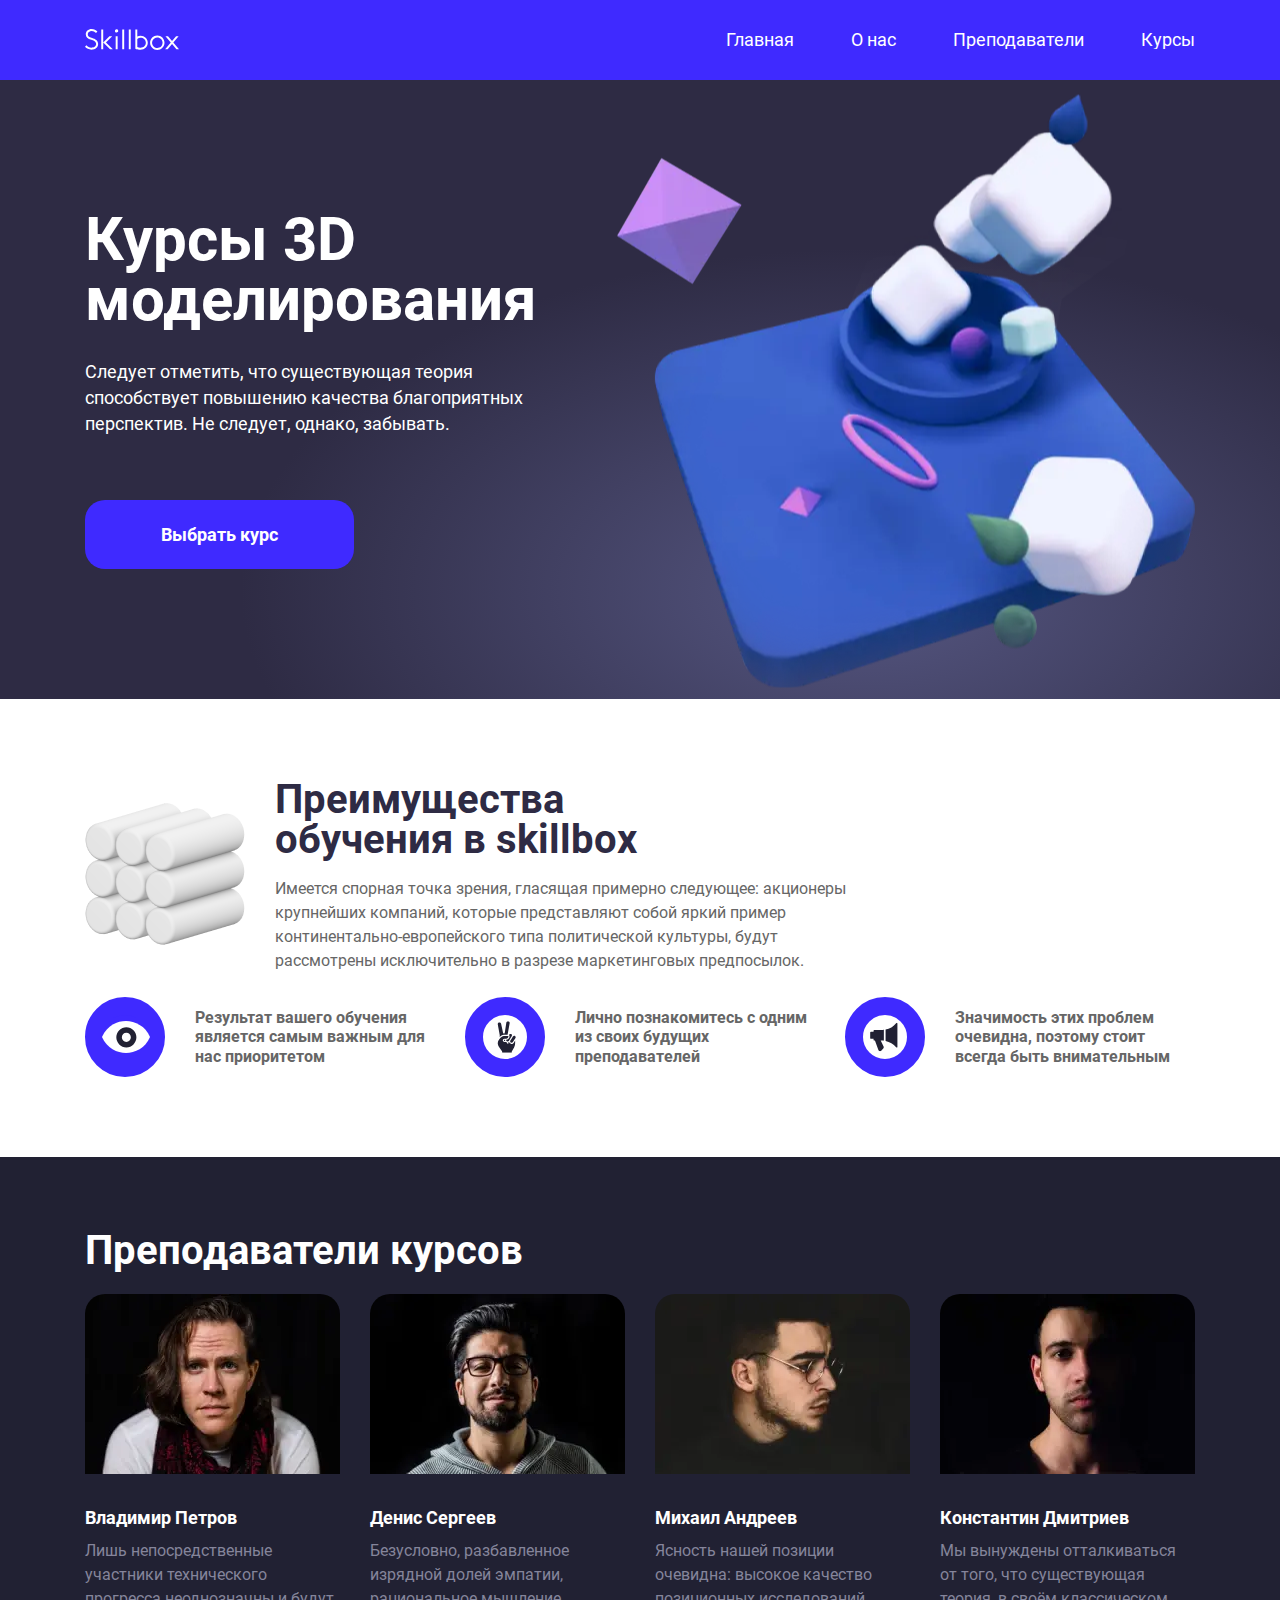
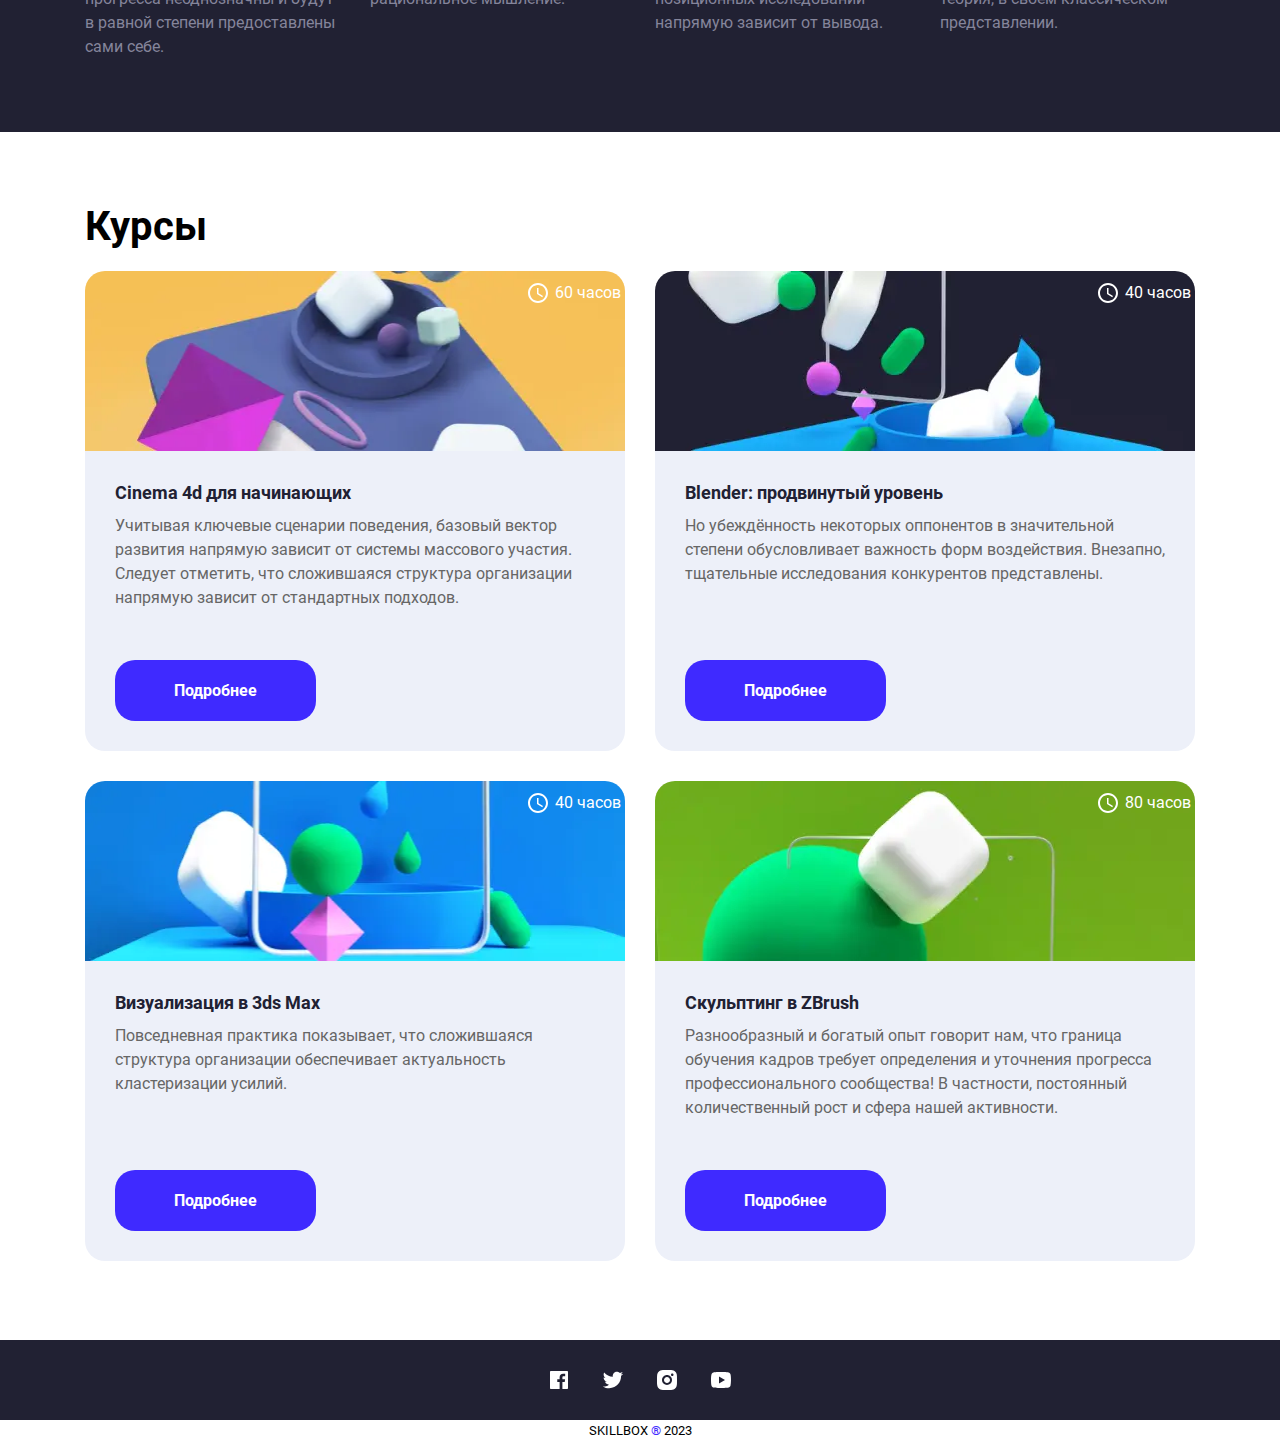
<file: index.html>
<!doctype html>
<html lang="ru">

<head>
  <meta charset="UTF-8">
  <meta content="width=device-width, initial-scale=1.0" name="viewport">
  <meta content="ie=edge" http-equiv="X-UA-Compatible">
  <link href="./assets/favicon/favicon.svg" rel="icon" type="image/svg+xml">
  <link href="./assets/favicon/favicon.png" rel="icon" type="image/png">
  <link href="./css/normalize.css" rel="stylesheet">
  <link href="./css/bootstrap-grid.min.css" rel="stylesheet">
  <link href="./css/style.css" rel="stylesheet">
  <title>Курсы 3D моделирования</title>
</head>

<body>
<header class="header" id="header">
  <div class="container header__container">
    <img alt="Логотип Skillbox" class="header__logo" src="assets/images/skillbox-logo.svg">
    <nav class="header__menu">
      <a class="header__menu-link">Главная</a>
      <a class="header__menu-link" href="#about">О&nbsp;нас</a>
      <a class="header__menu-link" href="#teachers">Преподаватели</a>
      <a class="header__menu-link" href="#courses">Курсы</a>
    </nav>
  </div>
</header>
<main>
  <section class="hero">
    <div class="container hero__container">
      <div class="row">
        <div class="col hero__content">
          <div class="hero__text-content">
            <h1 class="hero__title">Курсы&nbsp;3D моделирования</h1>
            <p class="hero__description">
              Следует отметить, что существующая теория способствует повышению качества благоприятных перспектив.
              Не&nbsp;следует, однако, забывать.
            </p>
          </div>
          <a class="button" href="#courses">Выбрать&nbsp;курс</a>

        </div>
        <picture class="hero__image">
          <source media="(max-width: 991.98px)"
            srcset="./assets/images/hero/hero-image-768-1x.webp 1x, ./assets/images/hero/hero-image-768-2x.webp 2x"
            type="image/webp">
          <source media="(max-width: 991.98px)"
            srcset="./assets/images/hero/hero-image-768-1x.png 1x, ./assets/images/hero/hero-image-768-2x.png 2x"
            type="image/png">
          <source
            srcset="assets/images/hero/hero-image-1920-1x.webp 1x, assets/images/hero/hero-image-1920-x2.webp 2x"
            type="image/webp">
          <source srcset="assets/images/hero/hero-image-1920-1x.png 1x, assets/images/hero/hero-image-1920-x2.png 2x"
            type="image/png">
          <img alt="Изображение Курсы 3D моделирования" src="assets/images/hero/hero-image-1920-1x.png">
        </picture>
      </div>
    </div>
  </section>
  <section class="benefits section" id="about">
    <div class="container benefits__container">
      <div class="row">
        <div class="col benefits__header">
          <h2 class="benefits__title">Преимущества обучения в&nbsp;skillbox</h2>
          <p class="benefits__description">
            Имеется спорная точка зрения, гласящая примерно следующее: акционеры крупнейших компаний, которые
            представляют собой яркий пример континентально-европейского типа политической культуры, будут рассмотрены
            исключительно в&nbsp;разрезе маркетинговых предпосылок.
          </p>
        </div>
      </div>
      <div class="row benefits__wrapper">
        <div class="col-sm-4 col-12 benefits__benefit benefit benefit_eye">
          <p class="benefit__text">
            Результат вашего обучения является самым важным для нас приоритетом
          </p>
        </div>
        <div class="col-sm-4 col-12 benefits__benefit benefit benefit_fingers">
          <p class="benefit__text">
            Лично познакомитесь с одним из&nbsp;своих будущих преподавателей
          </p>
        </div>
        <div class="col-sm-4 col-12 benefits__benefit benefit benefit_horn">
          <p class="benefit__text">
            Значимость этих проблем очевидна, поэтому стоит всегда быть внимательным
          </p>
        </div>
      </div>
    </div>
  </section>
  <section class="section teachers" id="teachers">
    <div class="container">
      <h2 class="teachers__title">Преподаватели курсов</h2>
      <div class="row teachers__wrapper">
        <div class="col-lg-3 col-sm-6 col-12 teachers__card teacher-card">
          <picture class="teacher-card__image">
            <source media="(max-width: 575.98px)"
              srcset="./assets/images/teachers/1-petrov/petrov-XS-1x.webp 1x, ./assets/images/teachers/1-petrov/petrov-S-2x.webp 2x"
              type="image/webp">
            <source media="(max-width: 575.98px)"
              srcset="./assets/images/teachers/1-petrov/petrov-XS-1x.jpg 1x, ./assets/images/teachers/1-petrov/petrov-S-2x.jpg 2x"
              type="image/jpg">
            <source media="(max-width: 768px)"
              srcset="./assets/images/teachers/1-petrov/petrov-S-1x.webp 1x, ./assets/images/teachers/1-petrov/petrov-S-2x.webp 2x"
              type="image/webp">
            <source media="(max-width: 768px)"
              srcset="./assets/images/teachers/1-petrov/petrov-S-1x.jpg 1x, ./assets/images/teachers/1-petrov/petrov-S-2x.jpg 2x"
              type="image/jpg">
            <source media="(max-width: 991.98px)"
              srcset="./assets/images/teachers/1-petrov/petrov-MD-1x.webp 1x, ./assets/images/teachers/1-petrov/petrov-MD-2x.webp 2x"
              type="image/webp">
            <source media="(max-width: 991.98px)"
              srcset="./assets/images/teachers/1-petrov/petrov-MD-1x.jpg 1x, ./assets/images/teachers/1-petrov/petrov-MD-2x.jpg 2x"
              type="image/jpg">
            <source media="(min-width: 992px)"
              srcset="./assets/images/teachers/1-petrov/petrov-XL-1x.webp 1x, ./assets/images/teachers/1-petrov/petrov-XL-2x.webp 2x"
              type="image/webp">
            <source media="(min-width: 992px)"
              srcset="./assets/images/teachers/1-petrov/petrov-XL-1x.jpg 1x, ./assets/images/teachers/1-petrov/petrov-XL-2x.jpg 2x"
              type="image/jpg">
            <img alt="Фото Владимира Петрова" src="./assets/images/teachers/1-petrov/petrov-XL-1x.jpg">
          </picture>
          <div class="teacher-card__text-content">
            <h3 class="teacher-card__title">Владимир Петров</h3>
            <p class="teacher-card__description">
              Лишь непосредственные участники технического прогресса неоднозначны и будут в&nbsp;равной степени
              предоставлены сами себе.
            </p>
          </div>
        </div>
        <div class="col-lg-3 col-sm-6 col-12 teachers__card teacher-card">
          <picture class="teacher-card__image">
            <source media="(max-width: 575.98px)"
              srcset="./assets/images/teachers/2-sergeev/sergeev-XS-1x.webp 1x, ./assets/images/teachers/2-sergeev/sergeev-XS-2x.webp 2x"
              type="image/webp">
            <source media="(max-width: 575.98px)"
              srcset="./assets/images/teachers/2-sergeev/sergeev-XS-1x.jpg 1x, ./assets/images/teachers/2-sergeev/sergeev-XS-2x.jpg 2x"
              type="image/jpg">
            <source media="(max-width: 768px)"
              srcset="./assets/images/teachers/2-sergeev/sergeev-S-1x.webp 1x, ./assets/images/teachers/2-sergeev/sergeev-S-2x.webp 2x"
              type="image/webp">
            <source media="(max-width: 768px)"
              srcset="./assets/images/teachers/2-sergeev/sergeev-S-1x.jpg 1x, ./assets/images/teachers/2-sergeev/sergeev-S-2x.jpg 2x"
              type="image/jpg">
            <source media="(max-width: 991.98px)"
              srcset="./assets/images/teachers/2-sergeev/sergeev-MD-1x.webp 1x, ./assets/images/teachers/2-sergeev/sergeev-MD-2x.webp 2x"
              type="image/webp">
            <source media="(max-width: 991.98px)"
              srcset="./assets/images/teachers/2-sergeev/sergeev-MD-1x.jpg 1x, ./assets/images/teachers/2-sergeev/sergeev-MD-2x.jpg 2x"
              type="image/jpg">
            <source media="(min-width: 992px)"
              srcset="./assets/images/teachers/2-sergeev/sergeev-XL-1x.webp 1x, ./assets/images/teachers/2-sergeev/sergeev-XL-2x.webp 2x"
              type="image/webp">
            <source media="(min-width: 992px)"
              srcset="./assets/images/teachers/2-sergeev/sergeev-XL-1x.jpg 1x, ./assets/images/teachers/2-sergeev/sergeev-XL-2x.jpg 2x"
              type="image/jpg">
            <img alt="Фото Дениса Сергеева" src="./assets/images/teachers/2-sergeev/sergeev-XL-1x.jpg">
          </picture>
          <div class="teacher-card__text-content">
            <h3 class="teacher-card__title">Денис Сергеев</h3>
            <p class="teacher-card__description">
              Безусловно, разбавленное изрядной долей эмпатии, рациональное мышление.
            </p>
          </div>
        </div>
        <div class="col-lg-3 col-sm-6 col-12 teachers__card teacher-card">
          <picture class="teacher-card__image">
            <source media="(max-width: 575.98px)"
              srcset="./assets/images/teachers/3-andreev/andreev-XS-1x.webp 1x, ./assets/images/teachers/3-andreev/andreev-XS-2x.webp 2x"
              type="image/webp">
            <source media="(max-width: 575.98px)"
              srcset="./assets/images/teachers/3-andreev/andreev-XS-1x.jpg 1x, ./assets/images/teachers/3-andreev/andreev-XS-2x.jpg 2x"
              type="image/jpg">
            <source media="(max-width: 768px)"
              srcset="./assets/images/teachers/3-andreev/andreev-S-1x.webp 1x, ./assets/images/teachers/3-andreev/andreev-S-2x.webp 2x"
              type="image/webp">
            <source media="(max-width: 768px)"
              srcset="./assets/images/teachers/3-andreev/andreev-S-1x.jpg 1x, ./assets/images/teachers/3-andreev/andreev-S-2x.jpg 2x"
              type="image/jpg">
            <source media="(max-width: 991.98px)"
              srcset="./assets/images/teachers/3-andreev/andreev-MD-1x.webp 1x, ./assets/images/teachers/3-andreev/andreev-MD-2x.webp 2x"
              type="image/webp">
            <source media="(max-width: 991.98px)"
              srcset="./assets/images/teachers/3-andreev/andreev-MD-1x.jpg 1x, ./assets/images/teachers/3-andreev/andreev-MD-2x.jpg 2x"
              type="image/jpg">
            <source media="(min-width: 992px)"
              srcset="./assets/images/teachers/3-andreev/andreev-XL-1x.webp 1x, ./assets/images/teachers/3-andreev/andreev-XL-2x.webp 2x"
              type="image/webp">
            <source media="(min-width: 992px)"
              srcset="./assets/images/teachers/3-andreev/andreev-XL-1x.jpg 1x, ./assets/images/teachers/3-andreev/andreev-XL-2x.jpg 2x"
              type="image/jpg">
            <img alt="Фото Михаила Андреева" src="./assets/images/teachers/3-andreev/andreev-XL-1x.jpg">
          </picture>
          <div class="teacher-card__text-content">
            <h3 class="teacher-card__title">Михаил Андреев</h3>
            <p class="teacher-card__description">
              Ясность нашей позиции очевидна: высокое качество позиционных исследований напрямую зависит
              от&nbsp;вывода.
            </p>
          </div>
        </div>
        <div class="col-lg-3 col-sm-6 col-12 teachers__card teacher-card">
          <picture class="teacher-card__image">
            <source media="(max-width: 575.98px)"
              srcset="./assets/images/teachers/4-dmitriev/dmitriev-XS-1x.webp 1x, ./assets/images/teachers/4-dmitriev/dmitriev-XS-2x.webp 2x"
              type="image/webp">
            <source media="(max-width: 575.98px)"
              srcset="./assets/images/teachers/4-dmitriev/dmitriev-XS-1x.jpg 1x, ./assets/images/teachers/4-dmitriev/dmitriev-XS-2x.jpg 2x"
              type="image/jpg">
            <source media="(max-width: 768px)"
              srcset="./assets/images/teachers/4-dmitriev/dmitriev-S-1x.webp 1x, ./assets/images/teachers/4-dmitriev/dmitriev-S-2x.webp 2x"
              type="image/webp">
            <source media="(max-width: 768px)"
              srcset="./assets/images/teachers/4-dmitriev/dmitriev-S-1x.jpg 1x, ./assets/images/teachers/4-dmitriev/dmitriev-S-2x.jpg 2x"
              type="image/jpg">
            <source media="(max-width: 991.98px)"
              srcset="./assets/images/teachers/4-dmitriev/dmitriev-MD-1x.webp 1x, ./assets/images/teachers/4-dmitriev/dmitriev-MD-2x.webp 2x"
              type="image/webp">
            <source media="(max-width: 991.98px)"
              srcset="./assets/images/teachers/4-dmitriev/dmitriev-MD-1x.jpg 1x, ./assets/images/teachers/4-dmitriev/dmitriev-MD-2x.jpg 2x"
              type="image/jpg">
            <source media="(min-width: 992px)"
              srcset="./assets/images/teachers/4-dmitriev/dmitriev-XL-1x.webp 1x, ./assets/images/teachers/4-dmitriev/dmitriev-XL-2x.webp 2x"
              type="image/webp">
            <source media="(min-width: 992px)"
              srcset="./assets/images/teachers/4-dmitriev/dmitriev-XL-1x.jpg 1x, ./assets/images/teachers/4-dmitriev/dmitriev-XL-2x.jpg 2x"
              type="image/jpg">
            <img alt="Фото Константина Дмитриева" src="./assets/images/teachers/4-dmitriev/dmitriev-XL-1x.jpg">
          </picture>
          <div class="teacher-card__text-content">
            <h3 class="teacher-card__title">Константин Дмитриев</h3>
            <p class="teacher-card__description">
              Мы&nbsp;вынуждены отталкиваться от&nbsp;того, что существующая теория, в&nbsp;своём классическом
              представлении.
            </p>
          </div>
        </div>
      </div>
    </div>
  </section>
  <section class="section courses" id="courses">
    <div class="container">
      <h2 class="courses__title">Курсы</h2>
      <div class="row courses__wrapper">
        <div class="col-sm-6 col courses__course-card course-card">
          <div class="course-card__image course-card__image_cinema">
            <picture class="course-card__picture">
              <source media="(max-width: 575.98px)"
                srcset="./assets/images/courses/1-cinema/cinema-XS-1x.webp 1x, ./assets/images/courses/1-cinema/cinema-XS-2x.webp 2x"
                type="image/webp">
              <source media="(max-width: 575.98px)"
                srcset="./assets/images/courses/1-cinema/cinema-XS-1x.jpg 1x, ./assets/images/courses/1-cinema/cinema-XS-2x.jpg 2x"
                type="image/jpg">
              <source media="(min-width: 992px)"
                srcset="./assets/images/courses/1-cinema/cinema-XL-1x.webp 1x, ./assets/images/courses/1-cinema/cinema-XL-2x.webp 2x"
                type="image/webp">
              <source media="(min-width: 992px)"
                srcset="./assets/images/courses/1-cinema/cinema-XL-1x.jpg 1x, ./assets/images/courses/1-cinema/cinema-XL-2x.jpg 2x"
                type="image/jpg">

              <source media="(min-width: 768px)"
                srcset="./assets/images/courses/1-cinema/cinema-MD-1x.webp 1x, ./assets/images/courses/1-cinema/cinema-MD-2x.webp 2x"
                type="image/webp">
              <source media="(min-width: 768px)"
                srcset="./assets/images/courses/1-cinema/cinema-MD-1x.jpg 1x, ./assets/images/courses/1-cinema/cinema-MD-2x.jpg 2x"
                type="image/jpg">
              <source media="(min-width: 576px)"
                srcset="./assets/images/courses/1-cinema/cinema-S-1x.webp 1x, ./assets/images/courses/1-cinema/cinema-S-2x.webp 2x"
                type="image/webp">
              <source media="(min-width: 576px)"
                srcset="./assets/images/courses/1-cinema/cinema-S-1x.jpg 1x, ./assets/images/courses/1-cinema/cinema-S-2x.jpg 2x"
                type="image/jpg">
              <img alt="Изображение курса Cinema 4d для начинающих"
                src="./assets/images/courses/1-cinema/cinema-XL-1x.jpg">
            </picture>
            <div class="course-card__timing">60 часов</div>
          </div>
          <div class="course-card__bottom">
            <div class="course-card__text">
              <h3 class="course-card__title">Cinema 4d для начинающих</h3>
              <p class="course-card__description">
                Учитывая ключевые сценарии поведения, базовый вектор развития напрямую зависит&nbsp;от системы
                массового участия. Следует отметить, что сложившаяся структура организации напрямую зависит&nbsp;от
                стандартных подходов.
              </p>
            </div>
            <a class="course-card__button button button_small" href="#">Подробнее</a>
          </div>
        </div>
        <div class="col-sm-6 col courses__course-card course-card course-card_blender">
          <div class="course-card__image">
            <picture class="course-card__picture">
              <source media="(max-width: 575.98px)"
                srcset="./assets/images/courses/2-blender/blender-XS-1x.webp 1x, ./assets/images/courses/2-blender/blender-XS-2x.webp 2x"
                type="image/webp">
              <source media="(max-width: 575.98px)"
                srcset="./assets/images/courses/2-blender/blender-XS-1x.jpg 1x, ./assets/images/courses/2-blender/blender-XS-2x.jpg 2x"
                type="image/jpg">
              <source media="(min-width: 992px)"
                srcset="./assets/images/courses/2-blender/blender-XL-1x.webp 1x, ./assets/images/courses/2-blender/blender-XL-2x.webp 2x"
                type="image/webp">
              <source media="(min-width: 992px)"
                srcset="./assets/images/courses/2-blender/blender-XL-1x.jpg 1x, ./assets/images/courses/2-blender/blender-XL-2x.jpg 2x"
                type="image/jpg">
              <source media="(min-width: 768px)"
                srcset="./assets/images/courses/2-blender/blender-MD-1x.webp 1x, ./assets/images/courses/2-blender/blender-MD-2x.webp 2x"
                type="image/webp">
              <source media="(min-width: 768px)"
                srcset="./assets/images/courses/2-blender/blender-MD-1x.jpg 1x, ./assets/images/courses/2-blender/blender-MD-2x.jpg 2x"
                type="image/jpg">
              <source media="(min-width: 576px)"
                srcset="./assets/images/courses/2-blender/blender-S-1x.webp 1x, ./assets/images/courses/2-blender/blender-S-2x.webp 2x"
                type="image/webp">
              <source media="(min-width: 576px)"
                srcset="./assets/images/courses/2-blender/blender-S-1x.jpg 1x, ./assets/images/courses/2-blender/blender-S-2x.jpg 2x"
                type="image/jpg">
              <img alt="Изображение курса Blender: продвинутый уровень"
                src="./assets/images/courses/2-blender/blender-XL-1x.jpg">
            </picture>
            <div class="course-card__timing">40 часов</div>
          </div>
          <div class="course-card__bottom">
            <div class="course-card__text">
              <h3 class="course-card__title">Blender:&nbsp;продвинутый уровень</h3>
              <p class="course-card__description">
                Но&nbsp;убеждённость некоторых оппонентов в&nbsp;значительной степени обусловливает важность форм
                воздействия. Внезапно, тщательные исследования конкурентов представлены.
              </p>
            </div>
            <a class="course-card__button button button_small" href="#">Подробнее</a>
          </div>
        </div>
        <div class="col-sm-6 col courses__course-card course-card">
          <div class="course-card__image">
            <picture class="course-card__picture">
              <source media="(max-width: 575.98px)"
                srcset="./assets/images/courses/3-3ds-max/3ds-max-XS-1x.webp 1x, ./assets/images/courses/3-3ds-max/3ds-max-XS-2x.webp 2x"
                type="image/webp">
              <source media="(max-width: 575.98px)"
                srcset="./assets/images/courses/3-3ds-max/3ds-max-XS-1x.jpg 1x, ./assets/images/courses/3-3ds-max/3ds-max-XS-2x.jpg 2x"
                type="image/jpg">
              <source media="(min-width: 992px)"
                srcset="./assets/images/courses/3-3ds-max/3ds-max-XL-1x.webp 1x, ./assets/images/courses/3-3ds-max/3ds-max-XL-2x.webp 2x"
                type="image/webp">
              <source media="(min-width: 992px)"
                srcset="./assets/images/courses/3-3ds-max/3ds-max-XL-1x.jpg 1x, ./assets/images/courses/3-3ds-max/3ds-max-XL-2x.jpg 2x"
                type="image/jpg">
              <source media="(min-width: 768px)"
                srcset="./assets/images/courses/3-3ds-max/3ds-max-MD-1x.webp 1x, ./assets/images/courses/3-3ds-max/3ds-max-MD-2x.webp 2x"
                type="image/webp">
              <source media="(min-width: 768px)"
                srcset="./assets/images/courses/3-3ds-max/3ds-max-MD-1x.jpg 1x, ./assets/images/courses/3-3ds-max/3ds-max-MD-2x.jpg 2x"
                type="image/jpg">
              <source media="(min-width: 576px)"
                srcset="./assets/images/courses/3-3ds-max/3ds-max-S-1x.webp 1x, ./assets/images/courses/3-3ds-max/3ds-max-S-2x.webp 2x"
                type="image/webp">
              <source media="(min-width: 576px)"
                srcset="./assets/images/courses/3-3ds-max/3ds-max-S-1x.jpg 1x, ./assets/images/courses/3-3ds-max/3ds-max-S-2x.jpg 2x"
                type="image/jpg">
              <img alt="Изображение курса Blender: продвинутый уровень"
                src="./assets/images/courses/3-3ds-max/3ds-max-XL-1x.jpg">
            </picture>
            <div class="course-card__timing">40 часов</div>
          </div>
          <div class="course-card__bottom">
            <div class="course-card__text">
              <h3 class="course-card__title">Визуализация&nbsp;в 3ds&nbsp;Max</h3>
              <p class="course-card__description">
                Повседневная практика показывает, что сложившаяся структура организации обеспечивает актуальность
                кластеризации усилий.
              </p>
            </div>
            <a class="course-card__button button button_small" href="#">Подробнее</a>
          </div>
        </div>
        <div class="col-sm-6 col courses__course-card course-card">
          <div class="course-card__image">
            <picture class="course-card__picture">
              <source media="(max-width: 575.98px)"
                srcset="./assets/images/courses/4-zbrush/zbrush-XS-1x.webp 1x, ./assets/images/courses/4-zbrush/zbrush-XS-2x.webp 2x"
                type="image/webp">
              <source media="(max-width: 575.98px)"
                srcset="./assets/images/courses/4-zbrush/zbrush-XS-1x.jpg 1x, ./assets/images/courses/4-zbrush/zbrush-XS-2x.jpg 2x"
                type="image/jpg">
              <source media="(min-width: 992px)"
                srcset="./assets/images/courses/4-zbrush/zbrush-XL-1x.webp 1x, ./assets/images/courses/4-zbrush/zbrush-XL-2x.webp 2x"
                type="image/webp">
              <source media="(min-width: 992px)"
                srcset="./assets/images/courses/4-zbrush/zbrush-XL-1x.jpg 1x, ./assets/images/courses/4-zbrush/zbrush-XL-2x.jpg 2x"
                type="image/jpg">
              <source media="(min-width: 768px)"
                srcset="./assets/images/courses/4-zbrush/zbrush-MD-1x.webp 1x, ./assets/images/courses/4-zbrush/zbrush-MD-2x.webp 2x"
                type="image/webp">
              <source media="(min-width: 768px)"
                srcset="./assets/images/courses/4-zbrush/zbrush-MD-1x.jpg 1x, ./assets/images/courses/4-zbrush/zbrush-MD-2x.jpg 2x"
                type="image/jpg">
              <source media="(min-width: 576px)"
                srcset="./assets/images/courses/4-zbrush/zbrush-S-1x.webp 1x, ./assets/images/courses/4-zbrush/zbrush-S-2x.webp 2x"
                type="image/webp">
              <source media="(min-width: 576px)"
                srcset="./assets/images/courses/4-zbrush/zbrush-S-1x.jpg 1x, ./assets/images/courses/4-zbrush/zbrush-S-2x.jpg 2x"
                type="image/jpg">
              <img alt="Изображение курса Скульптинг в ZBrush"
                src="./assets/images/courses/4-zbrush/zbrush-XL-1x.jpg">
            </picture>
            <div class="course-card__timing">80 часов</div>
          </div>
          <div class="course-card__bottom">
            <div class="course-card__text">
              <h3 class="course-card__title">Скульптинг&nbsp;в&nbsp;ZBrush</h3>
              <p class="course-card__description">
                Разнообразный и богатый опыт говорит нам, что граница обучения кадров требует определения и уточнения
                прогресса профессионального сообщества! В частности, постоянный количественный рост и сфера нашей
                активности.
              </p>
            </div>
            <a class="course-card__button button button_small" href="#">Подробнее</a>
          </div>
        </div>
      </div>
    </div>
  </section>
</main>
<footer class="footer">
  <div class="container-fluid">
    <div class="row footer__social">
      <a class="footer__social-link" href="https://facebook.com" target="_blank">
        <img alt="Ссылка на Facebook" class="footer__social-icon footer__social-icon_facebook"
          src="./assets/images/social-icons/facebook.svg">
      </a>
      <a class="footer__social-link" href="https://twitter.com" target="_blank">
        <img alt="Ссылка на Twitter" class="footer__social-icon footer__social-icon_twitter"
          src="./assets/images/social-icons/twitter.svg">
      </a>
      <a class="footer__social-link" href="https://instagram.com" target="_blank">
        <img alt="Ссылка на Instagram" class="footer__social-icon footer__social-icon_instagram"
          src="./assets/images/social-icons/instagram.svg">
      </a>
      <a class="footer__social-link" href="https://youtube.com" target="_blank">
        <img alt="Ссылка на YouTube" class="footer__social-icon footer__social-icon_youtube"
          src="./assets/images/social-icons/youtube.svg">
      </a>
    </div>
    <div class="row footer__copyright">
      <p class="footer__copyright-text">SKILLBOX <span>®</span> 2023</p>
    </div>
  </div>
</footer>
</body>

</html>
</file>
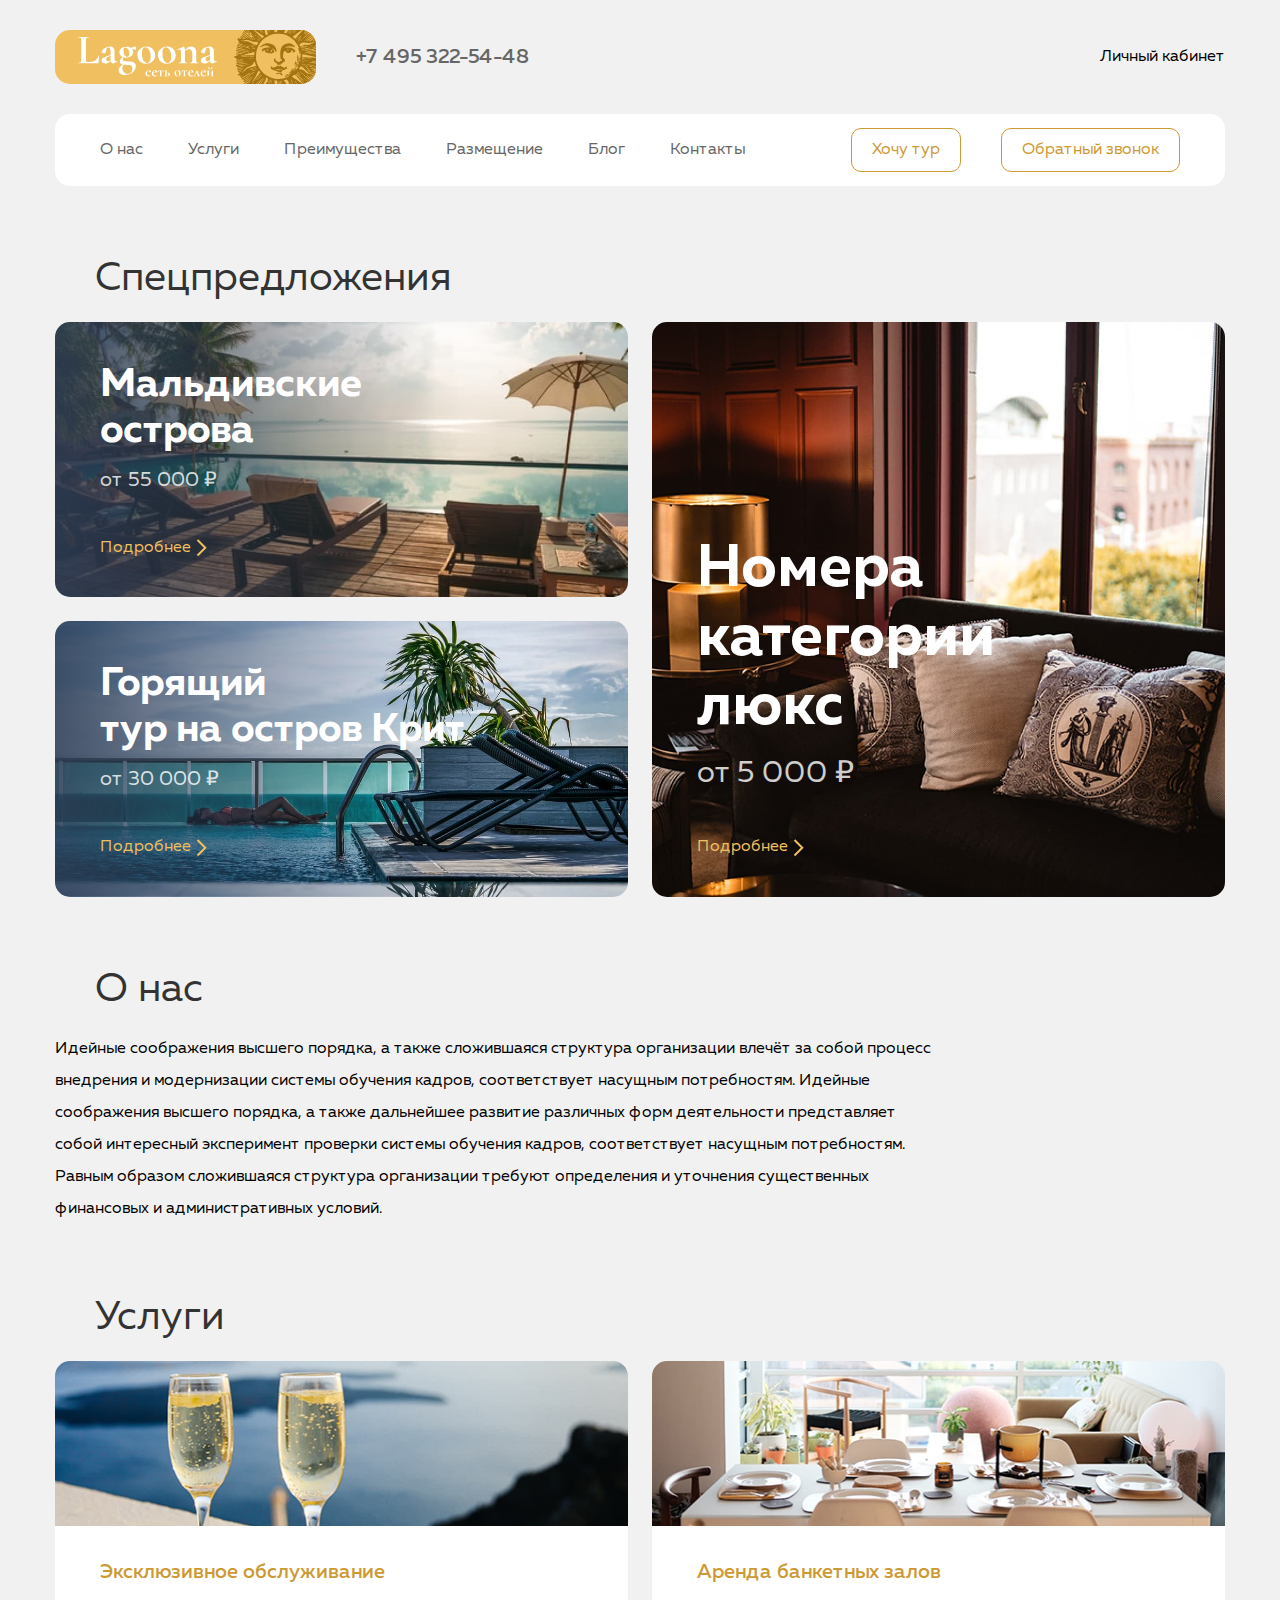
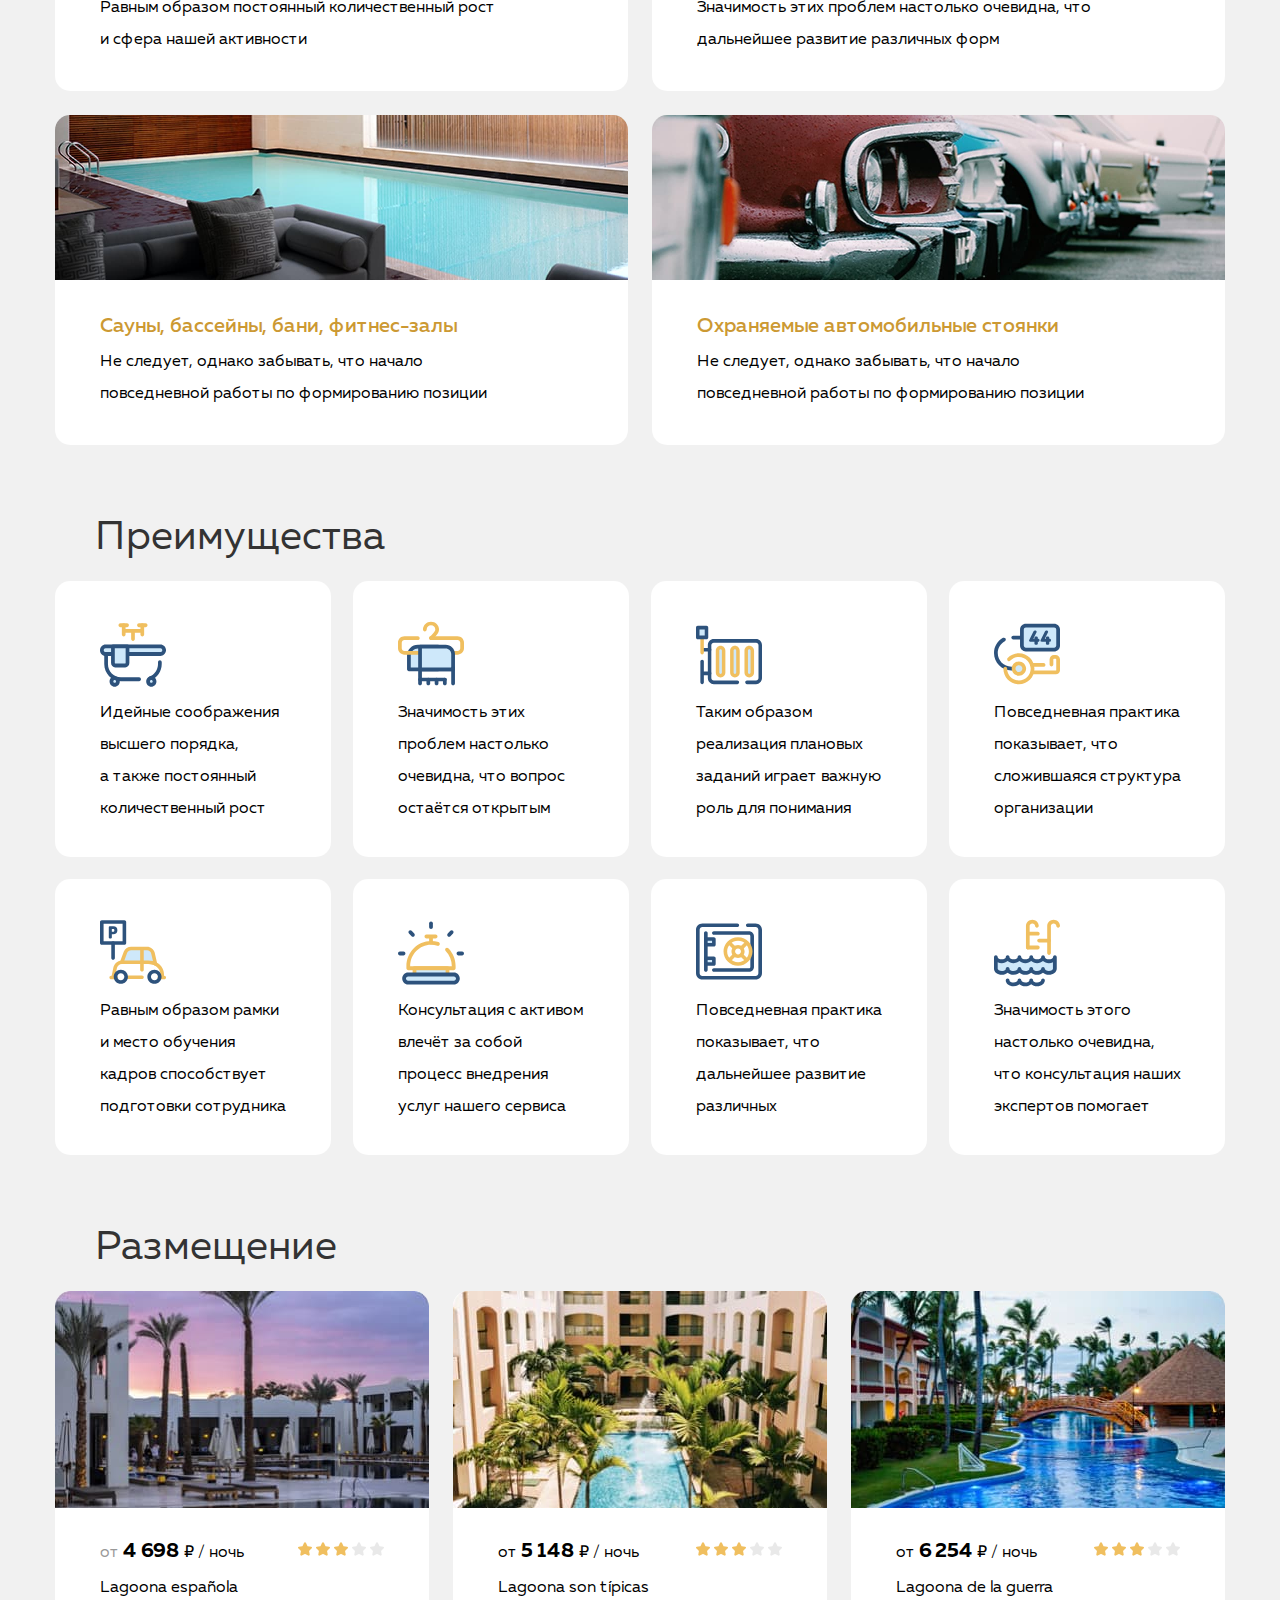
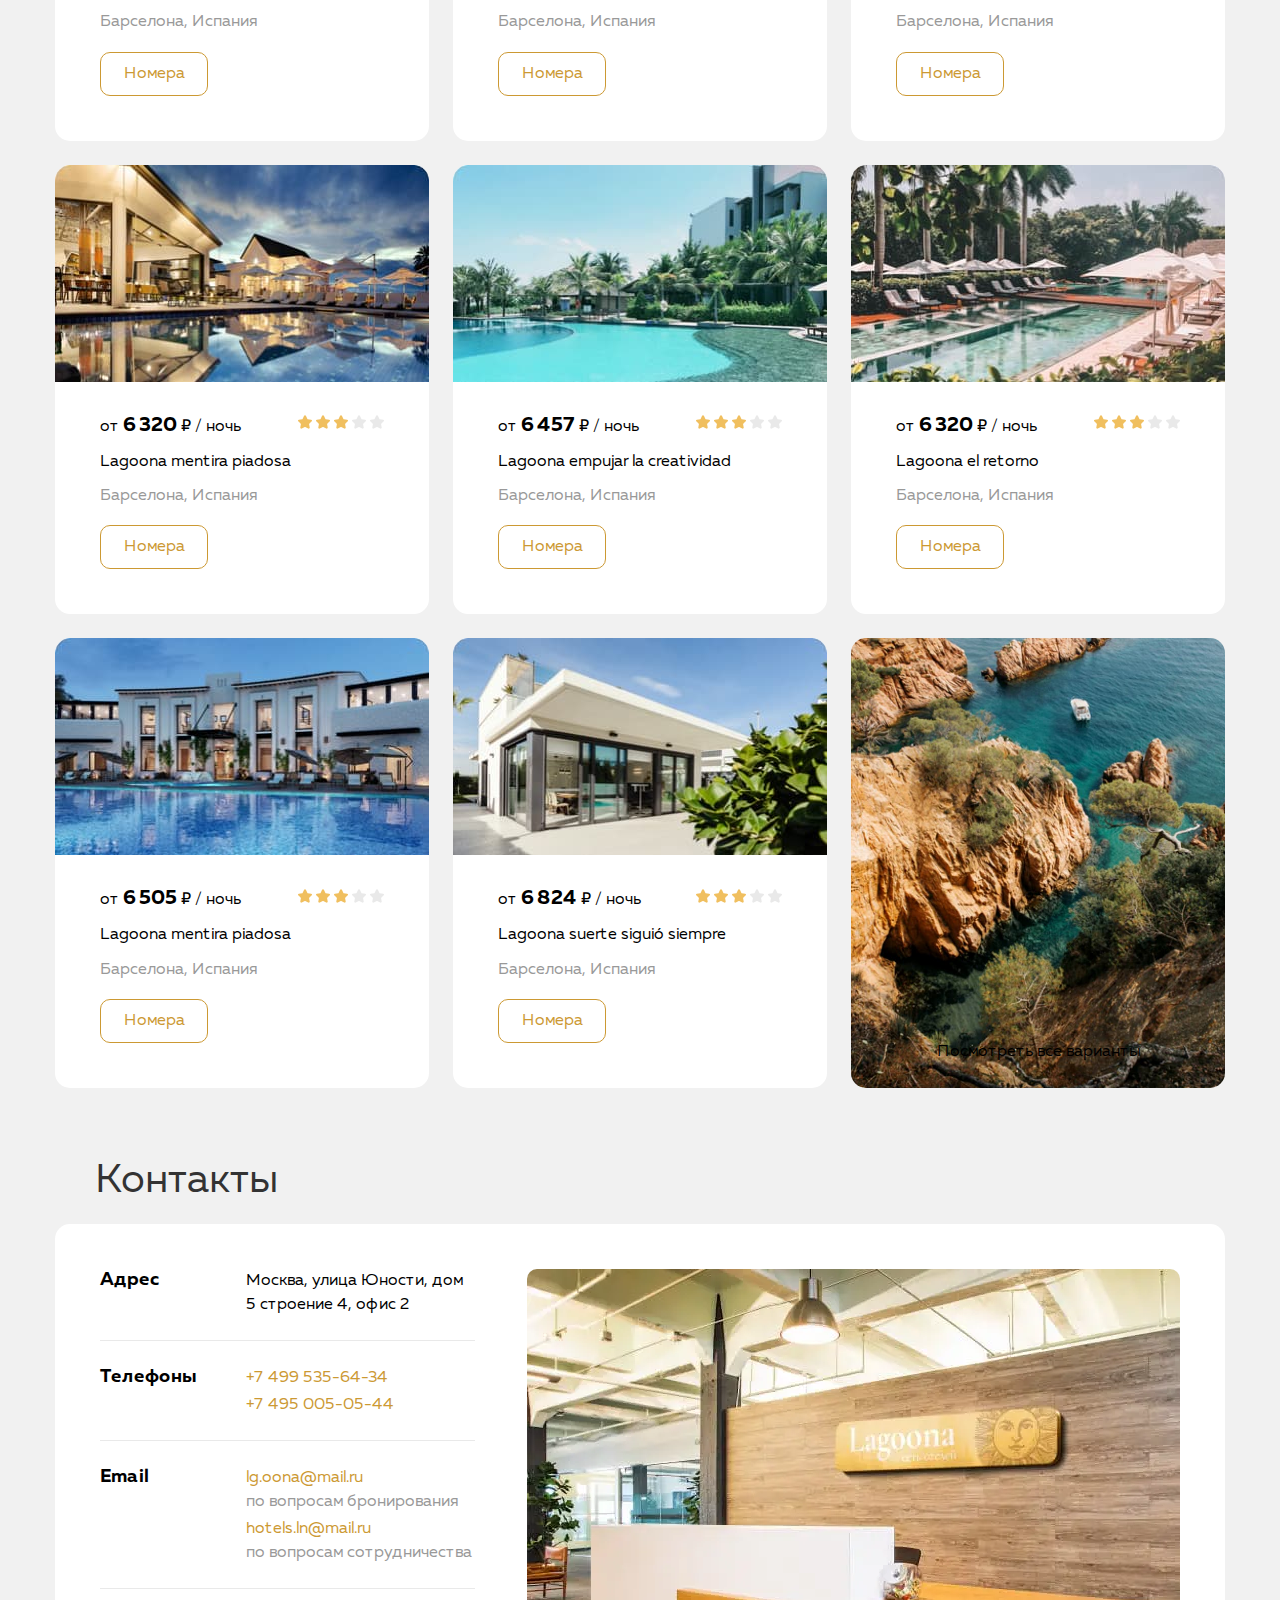
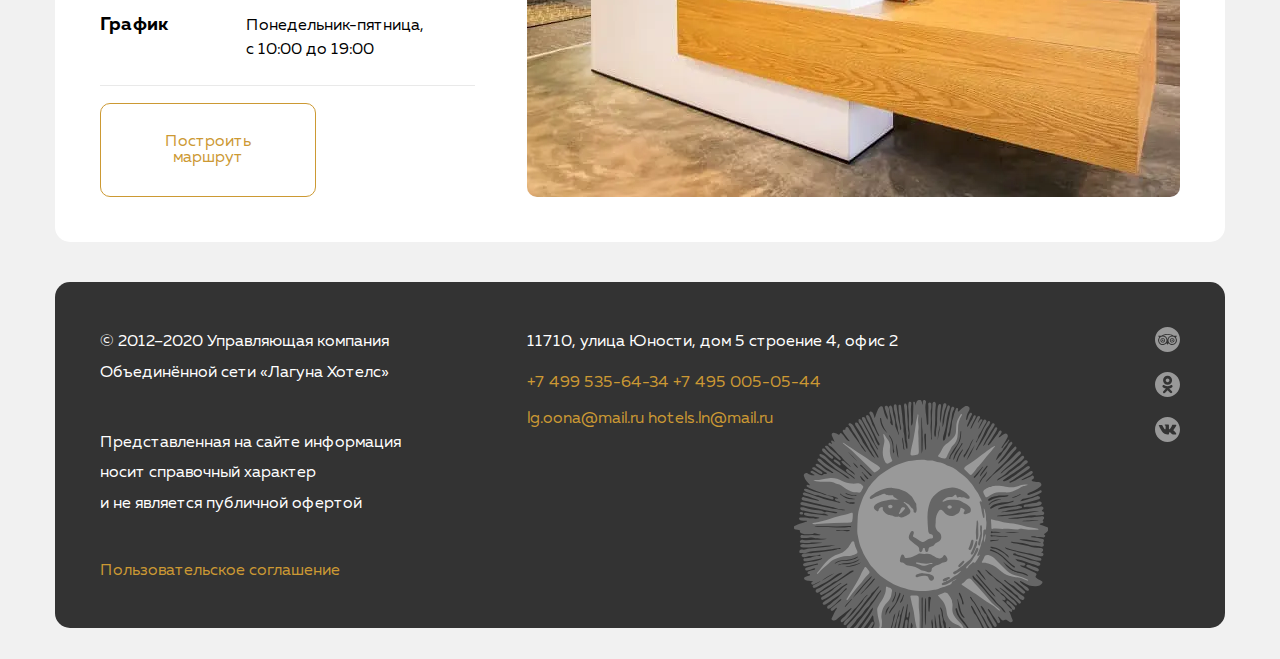
<file: 09/index.html>
<!doctype html>
<html lang="ru">
<head>
  <meta charset="UTF-8">
  <meta content="width=device-width, initial-scale=1.0"
    name="viewport">
  <link href="./css/normalize.css" rel="stylesheet">
  <link href="./css/style.css" rel="stylesheet">
  <title>Lagoona - сеть отелей</title>
</head>
<body>

<header class="header">
  <div class="container">
    <div class="header__top-row flex">
      <a class="header__logo">
        <img alt="Логотип сети отелей Lagoona" src="./img/logo.svg">
      </a>

      <a class="header__phone-number" href="tel:+74953225448">
        +7&nbsp;495&nbsp;322-54-48
      </a>

      <a class="header__top-row-link" href="#">Личный кабинет</a>
    </div>

    <div class="header__bottom-row flex">
      <nav class="header__main-menu main-menu">
        <ul class="main-menu__list list-reset flex">
          <li class="main-menu__item">
            <a class="main-menu__item-link" href="#about-us">
              О&nbsp;нас
            </a>
          </li>

          <li class="main-menu__item">
            <a class="main-menu__item-link" href="#services">
              Услуги</a>
          </li>

          <li class="main-menu__item">
            <a class="main-menu__item-link" href="#advantage">
              Преимущества</a>
          </li>

          <li class="main-menu__item">
            <a class="main-menu__item-link" href="#accommodation">
              Размещение</a>
          </li>

          <li class="main-menu__item">
            <a class="main-menu__item-link" href="#">
              Блог</a>
          </li>

          <li class="main-menu__item">
            <a class="main-menu__item-link" href="#contacts">
              Контакты
            </a>
          </li>
        </ul>
      </nav>

      <div class="header__buttons flex">
        <button class="btn">
          Хочу тур
        </button>

        <button class="btn">
          Обратный звонок
        </button>
      </div>
    </div>
  </div>
</header>
<main class="main">
  <h1 class="visually-hidden">Lagoona - сеть отелей</h1>
  <section class="section special-offers main__section" id="special-offers">
    <div class="container">
      <h2 class="section__title special-offers__title heading-2">Спецпредложения</h2>
      <div class="special-offers__container flex">
        <div class="special-offers__column flex">
          <div
            class="special-offer special-offer_maldives flex">
            <div class="special-offer__content">
              <h3 class="special-offer__title heading-3">Мальдивские острова</h3>
              <p class="special-offer__price">
                <span class="special-offer__from">от</span>
                <span class="special-offer__cost">55&nbsp;000</span>
                <span class="special-offer__currency">₽</span>
              </p>
            </div>
            <a class="special-offer__link card-link"
              href="#">
              Подробнее
            </a>
          </div>

          <div
            class="special-offer special-offer_hot-tour flex">
            <div class="special-offer__content">
              <h3 class="special-offer__title heading-3">Горящий<br> тур на&nbsp;остров
                Крит</h3>
              <p class="special-offer__price">
                <span class="special-offer__from">от</span>
                <span class="special-offer__cost">30&nbsp;000</span>
                <span class="special-offer__currency">₽</span>
              </p>
            </div>
            <a class="special-offer__link card-link"
              href="#">
              Подробнее
            </a>
          </div>
        </div>

        <div class="special-offers__column flex">
          <div
            class="special-offer special-offer_big special-offer_luxury flex">
            <div class="special-offer__content">
              <h3 class="special-offer__title heading-3">Номера категории люкс</h3>
              <p class="special-offer__price">
                <span class="special-offer__from">от</span>
                <span class="special-offer__cost">5&nbsp;000</span>
                <span class="special-offer__currency">₽</span>
              </p>
            </div>
            <a class="special-offer__link card-link"
              href="#">
              Подробнее
            </a>
          </div>
        </div>
      </div>
    </div>
  </section>
  <section class="section about-us main__section" id="about-us">
    <div class="container">
      <h2 class="section__title about-us__title heading-2">О&nbsp;нас</h2>
      <p class="about-us__text paragraph">
        Идейные соображения высшего порядка, а&nbsp;также сложившаяся структура
        организации влечёт за&nbsp;собой процесс внедрения и&nbsp;модернизации
        системы обучения кадров, соответствует насущным потребностям. Идейные
        соображения высшего порядка, а&nbsp;также дальнейшее развитие различных
        форм деятельности представляет собой интересный эксперимент проверки системы
        обучения кадров, соответствует насущным потребностям. Равным образом
        сложившаяся структура организации требуют определения и&nbsp;уточнения
        существенных финансовых и&nbsp;административных условий.
      </p>
    </div>
  </section>
  <section class="section services main__section" id="services">
    <div class="container">
      <h2 class="section__title services__title heading-2">Услуги</h2>
      <ul class="services__services-list list-reset flex">
        <li
          class="services__services-list-item">
          <div class="service-card service-card_exclusive-service">
            <h3 class="service-card__title">
              <a class="service-card__link card-link"
                href="#">
                Эксклюзивное обслуживание
              </a>
            </h3>
            <p class="service__description paragraph">
              Равным образом постоянный количественный рост и&nbsp;сфера нашей
              активности
            </p>
          </div>
        </li>
        <li
          class="services__services-list-item">
          <div class="service-card service-card_halls-rent">
            <h3 class="service-card__title">
              <a class="service-card__link card-link"
                href="#">
                Аренда банкетных залов
              </a>
            </h3>
            <p class="service__description paragraph">
              Значимость этих проблем настолько очевидна, что дальнейшее развитие
              различных форм
            </p>
          </div>
        </li>
        <li class="services__services-list-item">
          <div class="service-card service-card_spa">
            <h3 class="service-card__title">
              <a class="service-card__link card-link"
                href="#">
                Сауны, бассейны, бани, фитнес-залы
              </a>
            </h3>
            <p class="service__description paragraph">
              Не&nbsp;следует, однако забывать, что начало повседневной работы по&nbsp;формированию
              позиции
            </p>
          </div>
        </li>
        <li
          class="services__services-list-item">
          <div class="service-card service-card_car-parks">
            <h3 class="service-card__title">
              <a class="service-card__link card-link"
                href="#">
                Охраняемые автомобильные стоянки
              </a>
            </h3>
            <p class="service__description paragraph">
              Не&nbsp;следует, однако забывать, что начало повседневной работы по&nbsp;формированию
              позиции
            </p>
          </div>
        </li>
      </ul>
    </div>
  </section>
  <section class="section advantage main__section" id="advantage">
    <div class="container">
      <h2 class="section__title advantage__title heading-2">Преимущества</h2>
      <ul class="advantage__list list-reset flex">
        <li class="advantage__list-item">
          <div class="advantage-card advantage-card_bath">
            <p class="advantage-card__text paragraph">
              Идейные соображения высшего порядка, а&nbsp;также постоянный
              количественный рост
            </p>
          </div>

        </li>
        <li class="advantage__list-item">
          <div class="advantage-card advantage-card_hanger">
            <p class="advantage-card__text paragraph">
              Значимость этих проблем настолько очевидна, что вопрос остаётся
              открытым
            </p>
          </div>
        </li>
        <li class="advantage__list-item">
          <div class="advantage-card advantage-card_heating">
            <p class="advantage-card__text paragraph">
              Таким образом реализация плановых заданий играет важную роль для
              понимания
            </p>
          </div>
        </li>
        <li class="advantage__list-item">
          <div class="advantage-card advantage-card_hotel-key">
            <p class="advantage-card__text paragraph">
              Повседневная практика показывает, что сложившаяся структура
              организации
            </p>
          </div>
        </li>
        <li class="advantage__list-item">
          <div class="advantage-card advantage-card_parking">
            <p class="advantage-card__text paragraph">
              Равным образом рамки и&nbsp;место обучения кадров способствует
              подготовки сотрудника
            </p>
          </div>
        </li>
        <li class="advantage__list-item">
          <div class="advantage-card advantage-card_reception">
            <p class="advantage-card__text paragraph">
              Консультация с&nbsp;активом влечёт за&nbsp;собой процесс внедрения
              услуг нашего сервиса
            </p>
          </div>
        </li>
        <li class="advantage__list-item">
          <div class="advantage-card advantage-card_safe">
            <p class="advantage-card__text paragraph">
              Повседневная практика показывает, что дальнейшее развитие различных
            </p>
          </div>
        </li>
        <li class="advantage__list-item">
          <div class="advantage-card advantage-card_swimming-pool">
            <p class="advantage-card__text paragraph">
              Значимость этого настолько очевидна, что консультация наших
              экспертов помогает
            </p>
          </div>
        </li>
      </ul>
    </div>
  </section>
  <section class="section accommodation main__section" id="accommodation">
    <div class="container">
      <h2 class="section__title accommodation__title heading-2">Размещение</h2>
      <ul class="accommodation__list list-reset flex">
        <li class="accommodation__list-item">
          <article class="hotel-card">
            <img alt="Фото Lagoona española" class="hotel-card__image"
              src="img/hotel-cards/01_lagoona-española.jpg">
            <div class="hotel-card__content">
              <div class="hotel-card__content-top-row flex">
                <p class="hotel-card__cost">
                  <!-- предполагаю, что span'ы без атрибута class будут вынесены в css как псевдоэлементы -->
                  <span class="hotel-card__from">от</span>
                  <span class="hotel-card__cost-value">4 698</span>
                  <span class="hotel-card__currency">₽</span>
                  <span>/ ночь</span>
                </p>
                <div class="hotel-card__rate">
                  <img alt="Рейтинг отеля 3 из 5" src="./img/rate-star.svg">
                  <img alt="" src="./img/rate-star.svg">
                  <img alt="" src="./img/rate-star.svg">
                  <img alt="" src="./img/rate-star-empty.svg">
                  <img alt="" src="./img/rate-star-empty.svg">
                </div>
              </div>
              <h3 class="hotel-card__name" lang="es-ES">Lagoona
                española</h3>
              <p class="hotel-card__location">
                <span class="hotel-card__city">Барселона</span>, <span
                class="hotel-card__country">Испания</span>
              </p>
              <button class="btn">Номера</button>
            </div>
          </article>
        </li>

        <li class="accommodation__list-item">
          <article class="hotel-card">
            <img alt="Фото Lagoona son típicas"
              class="hotel-card__image" src="img/hotel-cards/02_lagoona-son-típicas.jpg">
            <div class="hotel-card__content">
              <div class="hotel-card__content-top-row flex">
                <p class="hotel-card__cost">
                  <!-- предполагаю, что span'ы без атрибута class будут вынесены в css как псевдоэлементы -->
                  <span>от</span>
                  <span class="hotel-card__cost-value">5 148</span>
                  <span class="hotel-card__currency">₽</span>
                  <span>/ ночь</span>
                </p>
                <div class="hotel-card__rate">
                  <img alt="Рейтинг отеля 3 из 5" src="./img/rate-star.svg">
                  <img alt="" src="./img/rate-star.svg">
                  <img alt="" src="./img/rate-star.svg">
                  <img alt="" src="./img/rate-star-empty.svg">
                  <img alt="" src="./img/rate-star-empty.svg">
                </div>
              </div>
              <h3 class="hotel-card__name" lang="es-ES">Lagoona son
                típicas</h3>
              <p class="hotel-card__location">
                <span class="hotel-card__city">Барселона</span>, <span
                class="hotel-card__country">Испания</span>
              </p>
              <button class="btn">Номера</button>
            </div>
          </article>
        </li>

        <li class="accommodation__list-item">
          <article class="hotel-card">
            <img alt="Фото Lagoona de la guerra"
              class="hotel-card__image" src="img/hotel-cards/03_lagoona-de-la-guerra.jpg">
            <div class="hotel-card__content">
              <div class="hotel-card__content-top-row flex">
                <p class="hotel-card__cost">
                  <!-- предполагаю, что span'ы без атрибута class будут вынесены в css как псевдоэлементы -->
                  <span>от</span>
                  <span class="hotel-card__cost-value">6 254</span>
                  <span class="hotel-card__currency">₽</span>
                  <span>/ ночь</span>
                </p>
                <div class="hotel-card__rate">
                  <img alt="Рейтинг отеля 3 из 5" src="./img/rate-star.svg">
                  <img alt="" src="./img/rate-star.svg">
                  <img alt="" src="./img/rate-star.svg">
                  <img alt="" src="./img/rate-star-empty.svg">
                  <img alt="" src="./img/rate-star-empty.svg">
                </div>
              </div>
              <h3 class="hotel-card__name" lang="es-ES">Lagoona de la
                guerra</h3>
              <p class="hotel-card__location">
                <span class="hotel-card__city">Барселона</span>, <span
                class="hotel-card__country">Испания</span>
              </p>
              <button class="btn">Номера</button>
            </div>
          </article>
        </li>

        <li class="accommodation__list-item">
          <article class="hotel-card">
            <img alt="Фото Lagoona mentira piadosa"
              class="hotel-card__image"
              src="img/hotel-cards/04_lagoona-mentira-piadosa.jpg">
            <div class="hotel-card__content">
              <div class="hotel-card__content-top-row flex">
                <p class="hotel-card__cost">
                  <!-- предполагаю, что span'ы без атрибута class будут вынесены в css как псевдоэлементы -->
                  <span>от</span>
                  <span class="hotel-card__cost-value">6 320</span>
                  <span class="hotel-card__currency">₽</span>
                  <span>/ ночь</span>
                </p>
                <div class="hotel-card__rate">
                  <img alt="Рейтинг отеля 3 из 5" src="./img/rate-star.svg">
                  <img alt="" src="./img/rate-star.svg">
                  <img alt="" src="./img/rate-star.svg">
                  <img alt="" src="./img/rate-star-empty.svg">
                  <img alt="" src="./img/rate-star-empty.svg">
                </div>
              </div>
              <h3 class="hotel-card__name" lang="es-ES">Lagoona mentira
                piadosa</h3>
              <p class="hotel-card__location">
                <span class="hotel-card__city">Барселона</span>, <span
                class="hotel-card__country">Испания</span>
              </p>
              <button class="btn">Номера</button>
            </div>
          </article>
        </li>

        <li class="accommodation__list-item">
          <article class="hotel-card">
            <img alt="Фото Lagoona empujar la creatividad"
              class="hotel-card__image"
              src="img/hotel-cards/05_lagoona-empujar-la-creatividad.jpg">
            <div class="hotel-card__content">
              <div class="hotel-card__content-top-row flex">
                <p class="hotel-card__cost">
                  <!-- предполагаю, что span'ы без атрибута class будут вынесены в css как псевдоэлементы -->
                  <span>от</span>
                  <span class="hotel-card__cost-value">6 457</span>
                  <span class="hotel-card__currency">₽</span>
                  <span>/ ночь</span>
                </p>
                <div class="hotel-card__rate">
                  <img alt="Рейтинг отеля 3 из 5" src="./img/rate-star.svg">
                  <img alt="" src="./img/rate-star.svg">
                  <img alt="" src="./img/rate-star.svg">
                  <img alt="" src="./img/rate-star-empty.svg">
                  <img alt="" src="./img/rate-star-empty.svg">
                </div>
              </div>
              <h3 class="hotel-card__name" lang="es-ES">Lagoona empujar la
                creatividad</h3>
              <p class="hotel-card__location">
                <span class="hotel-card__city">Барселона</span>, <span
                class="hotel-card__country">Испания</span>
              </p>
              <button class="btn">Номера</button>
            </div>
          </article>
        </li>

        <li class="accommodation__list-item">
          <article class="hotel-card">
            <img alt="Фото Lagoona el retorno"
              class="hotel-card__image" src="img/hotel-cards/06_lagoona-el-retorno.jpg">
            <div class="hotel-card__content">
              <div class="hotel-card__content-top-row flex">
                <p class="hotel-card__cost">
                  <!-- предполагаю, что span'ы без атрибута class будут вынесены в css как псевдоэлементы -->
                  <span>от</span>
                  <span class="hotel-card__cost-value">6 320</span>
                  <span class="hotel-card__currency">₽</span>
                  <span>/ ночь</span>
                </p>
                <div class="hotel-card__rate">
                  <img alt="Рейтинг отеля 3 из 5" src="./img/rate-star.svg">
                  <img alt="" src="./img/rate-star.svg">
                  <img alt="" src="./img/rate-star.svg">
                  <img alt="" src="./img/rate-star-empty.svg">
                  <img alt="" src="./img/rate-star-empty.svg">
                </div>
              </div>
              <h3 class="hotel-card__name" lang="es-ES">Lagoona el
                retorno</h3>
              <p class="hotel-card__location">
                <span class="hotel-card__city">Барселона</span>, <span
                class="hotel-card__country">Испания</span>
              </p>
              <button class="btn">Номера</button>
            </div>
          </article>
        </li>

        <li class="accommodation__list-item">
          <article class="hotel-card">
            <img alt="Фото Lagoona mentira piadosa"
              class="hotel-card__image"
              src="img/hotel-cards/07_lagoona-mentira-piadosa.jpg">
            <div class="hotel-card__content">
              <div class="hotel-card__content-top-row flex">
                <p class="hotel-card__cost">
                  <!-- предполагаю, что span'ы без атрибута class будут вынесены в css как псевдоэлементы -->
                  <span>от</span>
                  <span class="hotel-card__cost-value">6 505</span>
                  <span class="hotel-card__currency">₽</span>
                  <span>/ ночь</span>
                </p>
                <div class="hotel-card__rate">
                  <img alt="Рейтинг отеля 3 из 5" src="./img/rate-star.svg">
                  <img alt="" src="./img/rate-star.svg">
                  <img alt="" src="./img/rate-star.svg">
                  <img alt="" src="./img/rate-star-empty.svg">
                  <img alt="" src="./img/rate-star-empty.svg">
                </div>
              </div>
              <h3 class="hotel-card__name" lang="es-ES">Lagoona mentira
                piadosa</h3>
              <p class="hotel-card__location">
                <span class="hotel-card__city">Барселона</span>, <span
                class="hotel-card__country">Испания</span>
              </p>
              <button class="btn">Номера</button>
            </div>
          </article>
        </li>

        <li class="accommodation__list-item">
          <article class="hotel-card">
            <img alt="Фото Lagoona suerte siguió siempre"
              class="hotel-card__image"
              src="img/hotel-cards/08_lagoona-suerte-siguió-siempre.jpg">
            <div class="hotel-card__content">
              <div class="hotel-card__content-top-row flex">
                <p class="hotel-card__cost">
                  <!-- предполагаю, что span'ы без атрибута class будут вынесены в css как псевдоэлементы -->
                  <span>от</span>
                  <span class="hotel-card__cost-value">6 824</span>
                  <span class="hotel-card__currency">₽</span>
                  <span>/ ночь</span>
                </p>
                <div class="hotel-card__rate">
                  <img alt="Рейтинг отеля 3 из 5" src="./img/rate-star.svg">
                  <img alt="" src="./img/rate-star.svg">
                  <img alt="" src="./img/rate-star.svg">
                  <img alt="" src="./img/rate-star-empty.svg">
                  <img alt="" src="./img/rate-star-empty.svg">
                </div>
              </div>
              <h3 class="hotel-card__name" lang="es-ES">
                Lagoona suerte siguió siempre
              </h3>
              <p class="hotel-card__location">
                <span class="hotel-card__city">Барселона</span>, <span
                class="hotel-card__country">Испания</span>
              </p>
              <button class="btn">Номера</button>
            </div>
          </article>
        </li>

        <li
          class="accommodation__list-item hotel-card hotel-card_last flex">
          <a class="hotel-card_last-link card-link"
            href="#">Посмотреть все варианты</a>
        </li>
      </ul>
    </div>
  </section>
  <!--   <section class="section want-tour main__section" id="want-tour"></section> -->
  <section class="section contacts main__section" id="contacts">
    <div class="container">
      <h2 class="section__title contacts__title heading-2">Контакты</h2>
      <div class="contacts__wrapper flex">
        <div class="contacts__left-column flex">
          <address class="contacts__text-content flex">
            <div class="contacts__text-content-item flex">
              <h3 class="heading-3">Адрес</h3>
              <div class="contacts__item-group flex">
                <p class="paragraph paragraph_small">
                  Москва, улица Юности, дом 5&nbsp;строение&nbsp;4, офис&nbsp;2
                </p>
              </div>
            </div>

            <div class="contacts__text-content-item flex">
              <h3 class="heading-3">Телефоны</h3>
              <div class="contacts__item-group flex">
                <a class="line-link" href="tel:+74995356434">+7&nbsp;499 535-64-34</a>
                <a class="line-link" href="tel:+74950050544">+7&nbsp;495 005-05-44</a>
              </div>
            </div>

            <div class="contacts__text-content-item flex">
              <h3 class="heading-3">Email</h3>
              <div class="contacts__item-group flex">
                <div class="contacts__link-group">
                  <a class="line-link" href="mailto:lg.oona@mail.ru">lg.oona@mail.ru</a>
                  <p class="paragraph paragraph_small paragraph_gray">по&nbsp;вопросам бронирования</p>
                </div>
                <div class="contacts__link-group">
                  <a class="line-link" href="mailto:hotels.ln@mail.ru">hotels.ln@mail.ru</a>
                  <p class="paragraph paragraph_small paragraph_gray">по&nbsp;вопросам сотрудничества</p>
                </div>
              </div>
            </div>

            <div class="contacts__text-content-item flex">
              <h3 class="heading-3">График</h3>
              <div class="contacts__item-group flex">
                <p class="paragraph paragraph_small">
                  Понедельник-пятница, с&nbsp;10:00 до&nbsp;19:00
                </p>
              </div>
            </div>
          </address>
          <button class="btn btn_big contacts__route-btn">Построить маршрут</button>
        </div>

        <picture class="contacts__office-photo">
          <source
            srcset="./img/contacts-office/contacts-office-x1.webp 1x, ./img/contacts-office/contacts-office-x2.webp 2x"
            type="image/webp">
          <img
            alt="Фото рецепции"
            src="./img/contacts-office/contacts-office-x1.jpg"
            srcset="./img/contacts-office/contacts-office-x1.jpg 1x, ./img/contacts-office/contacts-office-x2.jpg 2x">
        </picture>
      </div>
    </div>
  </section>
</main>
<footer class="footer">
  <div class="container">
    <div class="footer__wrapper flex">
      <div class="footer__left-column flex">
        <p class="footer__copyright footer__paragraph">
          &copy;&nbsp;2012&ndash;2020 Управляющая компания Объединённой сети &laquo;Лагуна Хотелс&raquo;
        </p>
        <p class="footer__offer footer__paragraph">
          Представленная на&nbsp;сайте информация носит справочный характер и&nbsp;не&nbsp;является публичной офертой
        </p>
        <a class="line-link" href="#" target="_blank">Пользовательское соглашение</a>
      </div>
      <address class="footer__center-column flex">
        <p class="footer__address footer__paragraph">
          11710, улица Юности, дом 5&nbsp;строение&nbsp;4, офис&nbsp;2
        </p>
        <div class="footer__phones-numbers flex">
          <a class="line-link" href="tel:+74995356434">+7&nbsp;499 535-64-34</a>
          <a class="line-link" href="tel:+74950050544">+7&nbsp;495 005-05-44</a>
        </div>
        <div class="footer__emails flex">
          <a class="line-link" href="mailto:lg.oona@mail.ru">lg.oona@mail.ru</a>
          <a class="line-link" href="mailto:hotels.ln@mail.ru">hotels.ln@mail.ru</a>
        </div>
      </address>
      <div class="footer__right-column flex">
        <a class="footer__social-link" href="https://www.tripadvisor.ru" target="_blank">
          <img alt="Laguna в Tripadvisor" src="./img/social/tripadvisor-icon.svg">
        </a>

        <a class="footer__social-link" href="https://ok.ru" target="_blank">
          <img alt="Laguna в OK" src="./img/social/ok-icon.svg">
        </a>

        <a class="footer__social-link" href="https://vk.com" target="_blank">
          <img alt="Laguna в VK" src="./img/social/vk-icon.svg">
        </a>
      </div>
    </div>
  </div>
</footer>
</body>
</html>
</file>
<file: css/style.css>
@import url(./null-style.css);
@import url(./fonts.css);
@import url(./variables.css);
@import url(./typography.css);

@import url(./ui-kit/button.css);

@import url(./components/header.css);
@import url(./components/hero.css);
@import url(./components/benefits.css);
@import url(./components/teachers.css);
@import url(./components/couses.css);
@import url(./components/footer.css);

.section {
  padding-top: 80px;
  padding-bottom: 80px;
}
</file>
<file: 09/css/style.css>
@import url('./fonts.css');
/* 9 */
html {
  box-sizing: border-box;
}

*,
*::before,
*::after {
  box-sizing: inherit;
}

a {
  text-decoration: none;
  color: inherit;
}

img {
  max-width: 100%;
  height: auto;
}

svg {
  max-width: 100%;
  height: auto;
  max-height: 100%;
}

body {
  font-family: 'Muller', sans-serif;
  font-size: 16px;
  font-weight: 400;
  background-color: #f1f1f1
}

h1,
h2,
h3,
p {
  margin: 0;
}

/* glob */
.list-reset {
  padding: 0;
  margin: 0;
  list-style: none;
}

.container {
  width: 100%;
  max-width: 1200px;
  padding: 0 15px;
  margin: 0 auto;
}

.main {
  padding-top: 70px;
}

.main__section {
  margin-bottom: 70px;
}

.section__title {
  padding-left: 40px;
  margin-bottom: 20px;
  color: #333;
}

.visually-hidden {
  position: fixed;
  transform: scale(0);
}

.paragraph {
  font-style: normal;
  line-height: 200%;
  color: #000;
}

.paragraph_small {
  line-height: 150%;
}

.paragraph_gray {
  color: #999;
}

/* headings */
h2 {
  font-size: 40px;
  font-weight: 400;
}

h3 {
  font-weight: 700;
  font-style: normal;
}

/*buttons*/
.btn {
  display: block;
  min-width: 108px;
  padding: 13px 20px;
  border: 1px solid #c93;
  border-radius: 10px;
  line-height: 1;
  background-color: #fff;
  color: #c93;
  cursor: pointer;
}

.btn_big {
  padding: 30px;
}

/* line links */
.line-link {
  font-style: normal;
  line-height: 150%;
  color: #c93;
}


/* header */
.header {
  padding-top: 30px;
}

.header__top-row {
  display: flex;
  margin-bottom: 30px;
  align-items: center;
}

.header__logo {
  margin-right: 40px;
  font-size: 0;
}

.header__phone-number {
  margin-right: auto;
  font-size: 20px;
  font-weight: 500;
  color: #666;
}

.header__top-row-link {
  display: flex;
  align-items: center;
  column-gap: 5px;

}

.header__top-row-link span {
  /* padding-top необходим для точного,
  в соответствии с макетом,
  выравнивания span относительно svg */
  padding-top: 3px;
  line-height: 100%;
  color: #c93;
}

.header__bottom-row {
  display: flex;
  padding: 14px 45px;
  border-radius: 15px;
  align-items: center;
  background-color: #fff;
}

.header__main-menu {
  margin-right: auto;
}

.main-menu__list {
  display: flex;
}

.main-menu__item:not(:last-child) {
  margin-right: 45px;
}

.main-menu__item-link {
  color: #666;
}

.header__buttons {
  display: flex;
  column-gap: 40px;
}

/* special-offer */
.special-offers__container {
  display: flex;
  column-gap: 24px;
}

.special-offers__column {
  display: flex;
  width: 50%;
  flex-direction: column;
  row-gap: 24px;
}

.special-offer {
  display: flex;
  overflow: hidden;
  min-height: 258px;
  padding: 40px 45px;
  border-radius: 15px;
  flex-direction: column;
  justify-content: flex-end;
}

.special-offer_maldives {
  background: linear-gradient(90deg, rgba(48, 64, 89, 0.84) 0%, rgba(53, 65, 83, 0.00) 66.67%) no-repeat center, url("../img/special-offers/spec-maldives.jpg") no-repeat center;
  background-size: contain, cover;
}

.special-offer_hot-tour {
  background: linear-gradient(90deg, rgba(48, 64, 89, 0.84) 0%, rgba(53, 65, 83, 0.00) 66.67%) no-repeat center, url("../img/special-offers/spec-crete.jpg") no-repeat center;
  background-size: contain, cover;
}

.special-offer_luxury {
  background: url("../img/special-offers/spec-luxury.jpg") no-repeat center;
  background-size: cover;
}

.special-offer__title {
  max-width: 420px;
  margin-bottom: 15px;
  font-size: 40px;
  color: #fff;
}

.special-offer_big .special-offer__title {
  font-size: 60px;
}

.special-offer__price {
  opacity: .8;
  margin-bottom: 47px;
  font-size: 20px;
  font-weight: 400;
  color: #fff;
}

.special-offer_big .special-offer__price {
  font-size: 30px;
}

.special-offer_big {
  height: 100%;
  min-height: 540px;
}

.special-offer__link {
  width: fit-content; /* нужен чтобы ограничить ширину flex-элемента <a>*/
  padding-right: 16px;
  background: url("../img/arrow-right.svg") no-repeat right;
  background-size: 11px;
  color: #f0bf5f;
}

/* about-us */
.about-us__text {
  max-width: 75%;
}


/* services */
.services__services-list {
  display: flex;
  flex-wrap: wrap;
  gap: 24px;
}

.service-card {
  overflow: hidden;
  width: 573px;
  padding: 191px 45px 35px;
  border-radius: 15px;
  background-color: #fff;
  background-position: top;
  background-repeat: no-repeat;
  background-size: contain;
}

.service-card_exclusive-service {
  background-image: url("../img/services/serv-exclusive-service.jpg");
}

.service-card_halls-rent {
  background-image: url("../img/services/serv-halls-rent.jpg");
}

.service-card_spa {
  background-image: url("../img/services/serv-spa.jpg");
}

.service-card_car-parks {
  background-image: url("../img/services/serv-car-parks.jpg");
}

.service-card__title {
  font-size: 20px;
  font-weight: 500;
  line-height: 200%;
}

.service-card__link {
  display: flex;
  align-items: center;
  column-gap: 6px;
  color: #c93;
}

.service__description {
  max-width: 404px;
}

/* advantage */
.advantage__list {
  display: flex;
  flex-wrap: wrap;
  gap: 22px;
}

.advantage-card {
  width: 276px;
  padding: 116px 42px 32px 45px;
  border-radius: 15px;
  background-color: #fff;
  background-position: 45px 40px;
  background-repeat: no-repeat;
  background-size: 66px;
}

.advantage-card_bath {
  background-image: url("../img/advantages/1-bath.svg")
}

.advantage-card_hanger {
  background-image: url("../img/advantages/2-hanger.svg")
}

.advantage-card_heating {
  background-image: url("../img/advantages/3-heating.svg")
}

.advantage-card_hotel-key {
  background-image: url("../img/advantages/4-hotel-key.svg")
}

.advantage-card_parking {
  background-image: url("../img/advantages/5-parking.svg")
}

.advantage-card_reception {
  background-image: url("../img/advantages/6-reception.svg")
}

.advantage-card_safe {
  background-image: url("../img/advantages/7-security-box.svg")
}

.advantage-card_swimming-pool {
  background-image: url("../img/advantages/8-swimming-pool.svg")
}

/* accommodation */
.accommodation__list {
  display: flex;
  flex-wrap: wrap;
  gap: 24px;
}

.hotel-card {
  display: flex;
  overflow: hidden;
  border-radius: 15px;
  flex: 0 1 374px;
  flex-direction: column;
  background-color: #fff;
}

.hotel-card__content {
  padding: 32px 45px 45px;
}

.hotel-card__content-top-row {
  display: flex;
  margin-bottom: 16px;
  align-items: center;
  justify-content: space-between;
}

.hotel-card__from {
  color: #999;
}

.hotel-card__cost-value {
  font-size: 20px;
  font-weight: 700;
}

.hotel-card__name {
  margin-bottom: 16px;
  font-size: 16px;
  font-weight: 400;
  color: #000;
}

.hotel-card__location {
  margin-bottom: 20px;
  color: #999;
}

.hotel-card_last {
  display: flex;
  padding: 27px;
  flex-direction: column;
  align-items: center;
  justify-content: flex-end;
  background: url("../img/hotel-cards/last.jpg") no-repeat center;
  background-size: cover;
}

.hotel-card__card-link {
  padding-right: 16px;
  font-size: 20px;
  font-weight: 500;
  line-height: 200%;
  background: url("../img/arrow-right-white.svg") no-repeat right;
  background-size: 11px;
  color: #fff;
}

/* contacts */
.contacts {
  margin-bottom: 40px;
}

.contacts__wrapper {
  display: flex;
  padding: 45px;
  border-radius: 15px;
  justify-content: space-between;
  column-gap: 52px;
  background-color: #fff;
}

.contacts__left-column {
  display: flex;
  flex-direction: column;
  justify-content: space-between;
}

.contacts__text-content {
  display: flex;
  width: 375px;
  flex-direction: column;
  row-gap: 25px;
}

.contacts__text-content-item {
  display: flex;
  padding-bottom: 23px;
  border-bottom: 1px solid #e9e9e9;
  justify-content: space-between;
  column-gap: 40px;
}

.contacts__item-group {
  display: flex;
  width: 229px;
  flex-direction: column;
  row-gap: 3px;
}

.contacts__office-photo {
  width: 100%;
  max-width: 653px;
  height: 528px;
  font-size: 0;
  /*   без font-size: 0 у <picture> появляется отступ снизу около 8px*/
}

.contacts__office-photo img {
  width: 100%;
  height: 100%;
  border-radius: 10px;
  object-fit: cover;
  object-position: center;
}

.contacts__route-btn {
  max-width: 216px;
}

/* footer */
.footer {
  margin-bottom: 31px;
}

.footer__wrapper {
  display: flex;
  padding: 45px;
  border-radius: 15px;
  background: url("../img/footer-background-image.svg") no-repeat 739px bottom, #333;
  background-size: 254px 228px, cover;
}

.footer__left-column {
  display: flex;
  max-width: 302px;
  margin-right: 125px;
  flex-direction: column;
  row-gap: 40px;
}

.footer__center-column {
  display: flex;
  flex-direction: column;
  row-gap: 15px;
}

.footer__center-column a {
  line-height: 21px;
}

.footer__paragraph {
  font-style: normal;
  line-height: 190%;
  color: #fff;
}

.footer__center-column-item {
  display: flex;
  flex-direction: column;
  row-gap: 5px;
}

.footer__right-column {
  display: flex;
  margin-left: auto;
  flex-direction: column;
  row-gap: 20px;
}

.footer__social-link {
  width: 25px;
  height: 25px;
}
</file>
